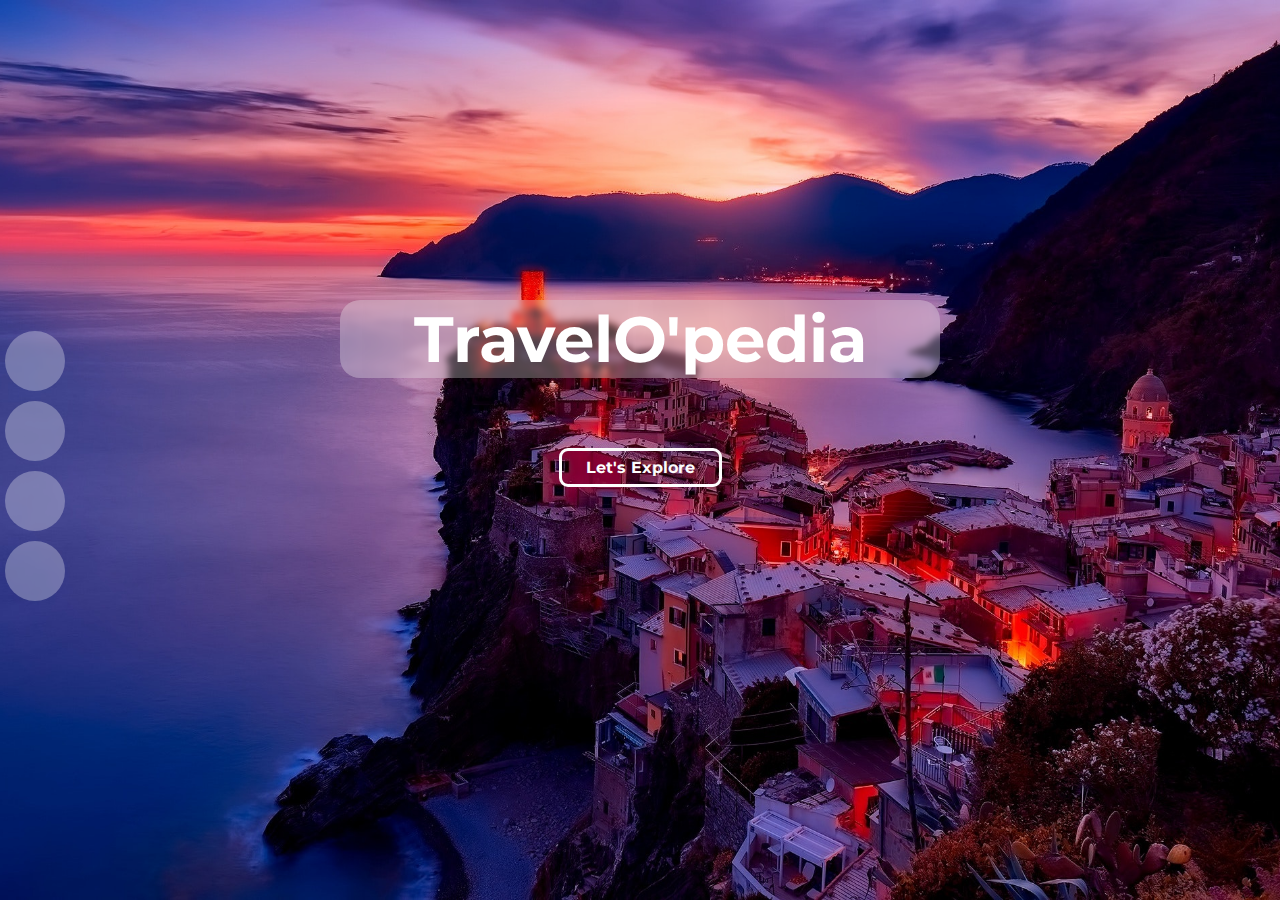
<file: index.html>
<!DOCTYPE html>
<html lang="en">
<head>
    <meta charset="UTF-8">
    <meta http-equiv="X-UA-Compatible" content="IE=edge">
    <meta name="viewport" content="width=device-width, initial-scale=1.0">
    <link rel="stylesheet" href="https://cdnjs.cloudflare.com/ajax/libs/font-awesome/6.3.0/css/all.min.css" integrity="sha512-SzlrxWUlpfuzQ+pcUCosxcglQRNAq/DZjVsC0lE40xsADsfeQoEypE+enwcOiGjk/bSuGGKHEyjSoQ1zVisanQ==" crossorigin="anonymous" referrerpolicy="no-referrer" />
    <title>Welcome!</title>
    <link rel="stylesheet" href="style.css">
</head>
<body>
    <div id="main">
        <ul class="social">
            <li>
                <a href="https://www.facebook.com/"><span>Facebook</span><span><i class="fa-brands fa-facebook-f"></i></span></a>
                <a href="https://twitter.com/"><span>Twitter</span><span><i class="fa-brands fa-twitter"></i></span></a>
                <a href="https://www.instagram.com/"><span>Instagram</span><span><i class="fa-brands fa-instagram"></i></span></a>
                <a href="http://127.0.0.1:5500/front.html"><span>Website</span><span><i class="fa fa-globe"></i></span></a>
            </li>
        </ul>
        <!-- <video autoplay muted loop id="myvideo">
            <source src="videos/rocky.mp4" type="video/mp4">
            Your Browser does not support HTML5 video.
        </video> -->
        <!-- <img class="main-bg"  src="/images/city.jpg" alt="city" srcset=""> -->
    
        <section class="bt1">
            <div class="in1">
                <div class="content">
                    <h1>TravelO'pedia</h1>
                    <a href="front.html" class="btn">Let's Explore</a>
                </div>
            </div>
        </section>
    </div>

</body>
</html>
</file>
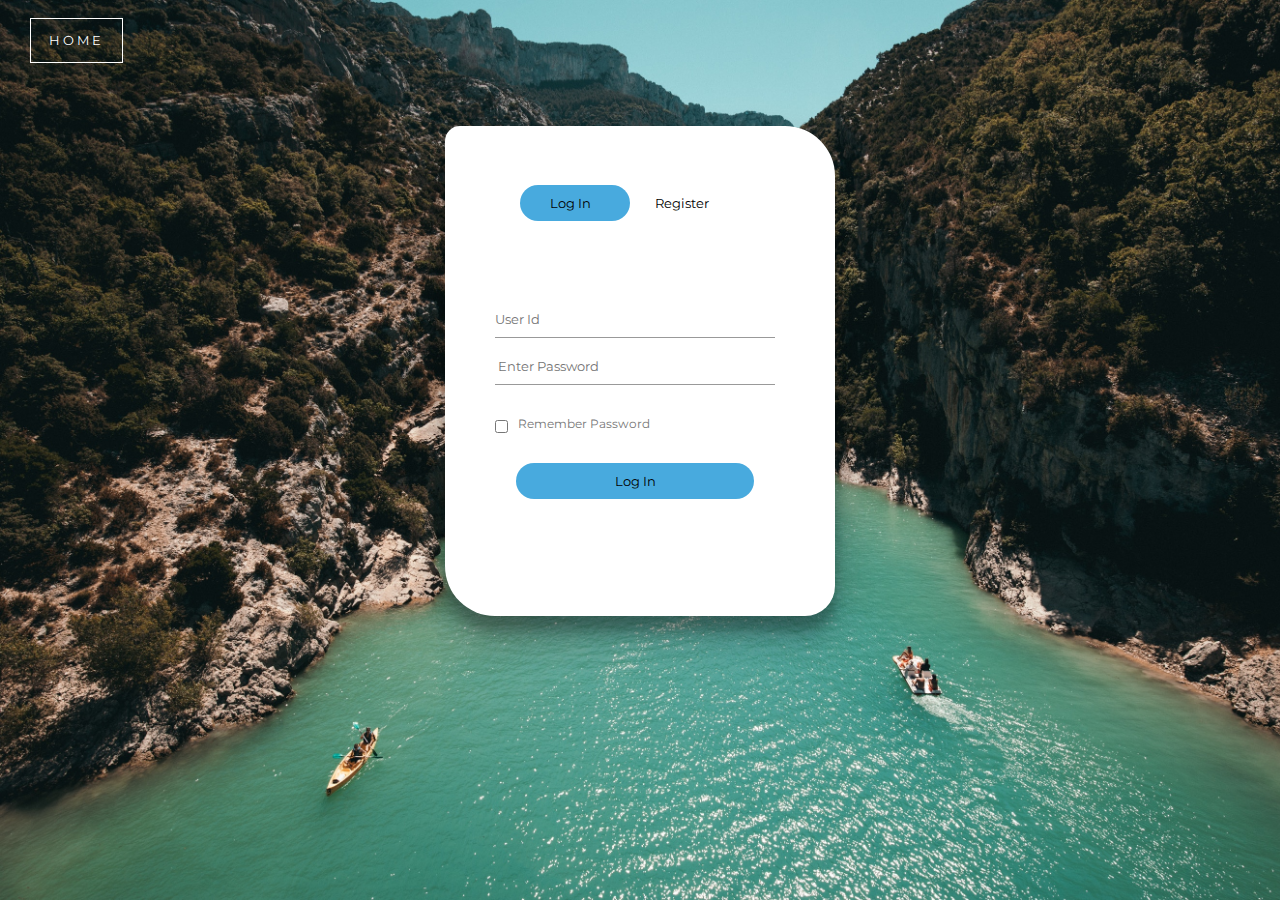
<file: login.html>
<!DOCTYPE html>
<html lang="en">
<head>
    <meta charset="UTF-8">
    <meta http-equiv="X-UA-Compatible" content="IE=edge">
    <meta name="viewport" content="width=device-width, initial-scale=1.0">
    <title>Join Us</title>
    <link rel="stylesheet" href="https://cdnjs.cloudflare.com/ajax/libs/font-awesome/6.3.0/css/all.min.css" integrity="sha512-SzlrxWUlpfuzQ+pcUCosxcglQRNAq/DZjVsC0lE40xsADsfeQoEypE+enwcOiGjk/bSuGGKHEyjSoQ1zVisanQ==" crossorigin="anonymous" referrerpolicy="no-referrer" />
    <link rel="stylesheet" href="http://maxcdn.bootstrapcdn.com/font-awesome/4.2.0/css/font-awesome.min.css">
    <link rel="stylesheet" href="login.css">
</head>
<body>
    <div class="hero">
<!--       <video autoplay muted loop id="myvideo">
        <source src="videos/sea.mp4" type="video/mp4">
        Your Browser does not support HTML5 video.
      </video> -->
        <div class="home-btn">
            <a href="front.html" class="btn">Home</a>
        </div>
        <div class="form-box">
          <br>
            <div class="button-box">
                <div id="btnn"></div>
                <button type="button" class="toggle-btn" onclick="login()">Log In</button>
                <button type="button" class="toggle-btn" onclick="register()">Register</button>
            </div>
            <form class="input-grp" id="login">
                <input type="text" name="" id="" class="input-field" placeholder="User Id" required>
                <input type="text" name="" id="" class="input-field" placeholder=" Enter Password" required>
                <input type="checkbox" class="check-box"><span>Remember Password</span>
                <button type="submit" class="submit-btn">Log In</button>
            </form>
            <form class="input-grp" id="register">
                <input type="text" name="" id="" class="input-field" placeholder="User Id" required>
                <input type="email" name="" id="" class="input-field" placeholder="Email Id" required>
                <input type="text" name="" id="" class="input-field" placeholder="Enter Password" required>
                <input type="checkbox" class="check-box"><span>I agree the T&C.</span>
                <button type="submit" class="submit-btn">Register</button>
            </form>
        </div>
        
    </div>
    <script>
        var x =document.getElementById("login");
        var y =document.getElementById("register");
        var z =document.getElementById("btnn");

        function register() {
            x.style.left="-400px";
            y.style.left="50px";
            z.style.left="110px";

        }
        function login() {
            x.style.left="50px";
            y.style.left="450px";
            z.style.left="0";

        }
    </script>
</body>
</html>
</file>
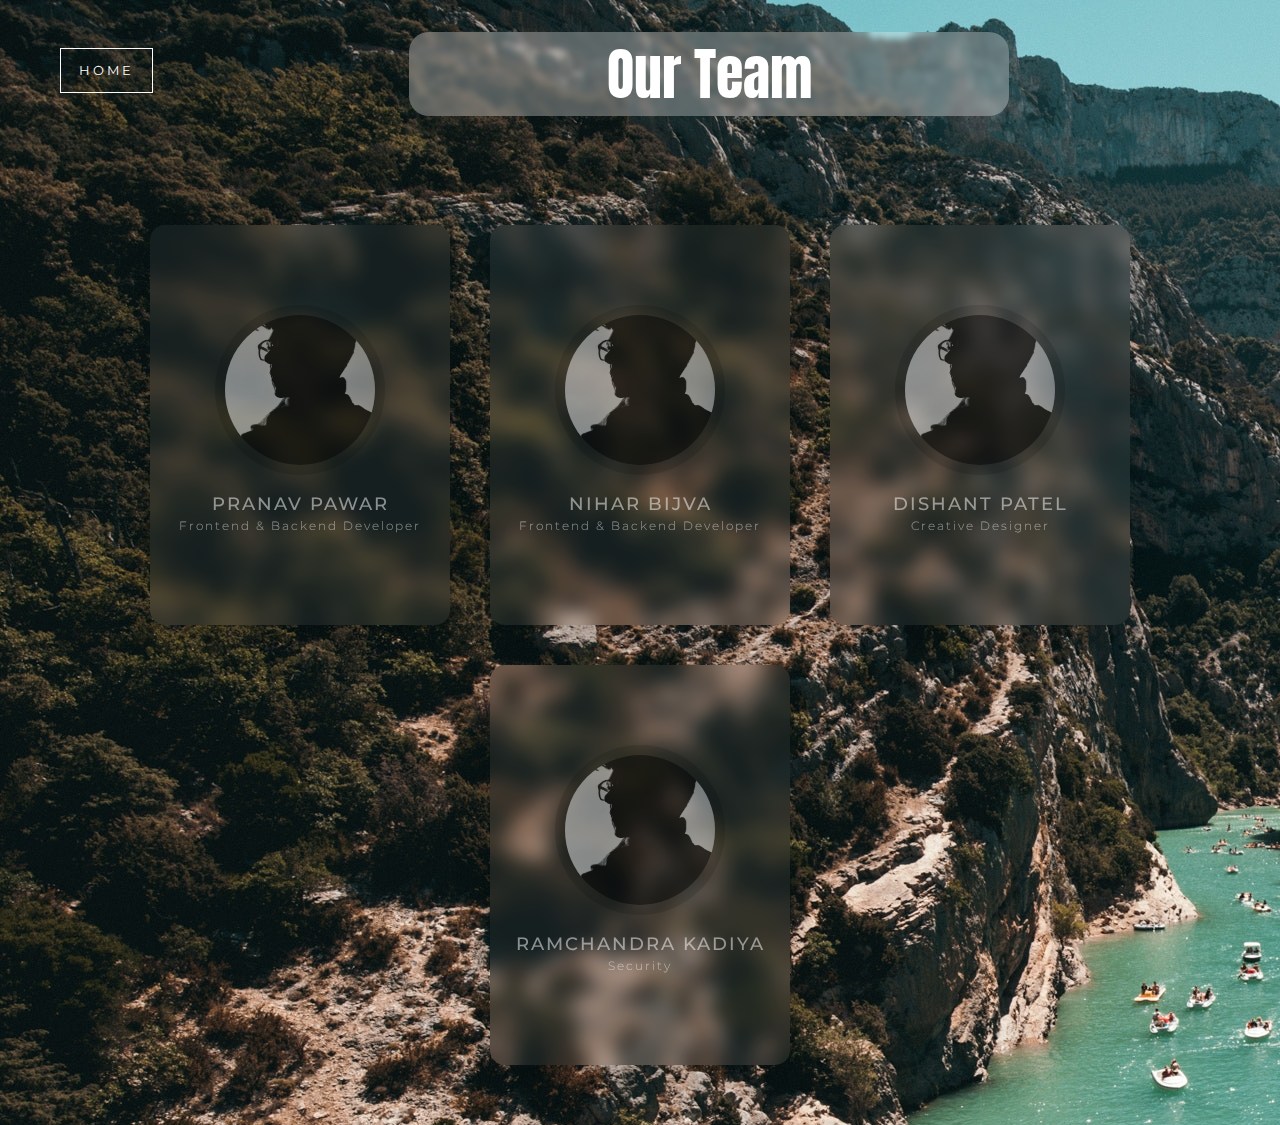
<file: profile.html>
<!DOCTYPE html>
<html lang="en">
<head>
    <meta charset="UTF-8">
    <meta http-equiv="X-UA-Compatible" content="IE=edge">
    <meta name="viewport" content="width=device-width, initial-scale=1.0">
    <link rel="stylesheet" href="https://cdnjs.cloudflare.com/ajax/libs/font-awesome/6.3.0/css/all.min.css" integrity="sha512-SzlrxWUlpfuzQ+pcUCosxcglQRNAq/DZjVsC0lE40xsADsfeQoEypE+enwcOiGjk/bSuGGKHEyjSoQ1zVisanQ==" crossorigin="anonymous" referrerpolicy="no-referrer" />
    <title>Know Us</title>
    <link rel="stylesheet" href="profile.css">
</head>
<body>
    <div class="header">
        <div class="home-btn">
            <a href="front.html" class="btn">Home</a>
        </div>
        <h2 class="heading">Our Team</h2>
    </div>   
    <section>
        <div class="container">
            <div class="card">
                <div class="content">
                    <div class="imgBx"><img src="images/profile.jpg" alt=""></div>
                    <div class="contentBx">
                        <h3>Pranav Pawar<br><span>Frontend & Backend Developer</span></h3>
                    </div>
                </div>
                <ul class="sci">
                    <li style="--i:1">
                        <a href="#"><span><i class="fa-brands fa-instagram"></i></span></a>
                    </li>
                    <li style="--i:2">
                        <a href="https://github.com/pWar07"><span><i class="fa-brands fa-github"></i></span></a>
                    </li>
                    <li style="--i:3">
                        <a href="https://www.linkedin.com/in/pranav-pawar-1b623920a/"><span><i class="fa-brands fa-linkedin"></i></span></a>
                    </li>
                </ul>
            </div>

            <div class="card">
                <div class="content">
                    <div class="imgBx"><img src="images/profile.jpg" alt=""></div>
                    <div class="contentBx">
                        <h3>Nihar Bijva<br><span>Frontend & Backend Developer</span></h3>
                    </div>
                </div>
                <ul class="sci">
                    <li style="--i:1">
                        <a href="#"><span><i class="fa-brands fa-instagram"></i></span></a>
                    </li>
                    <li style="--i:2">
                        <a href="#"><span><i class="fa-brands fa-github"></i></span></a>
                    </li>
                    <li style="--i:3">
                        <a href="#"><span><i class="fa-brands fa-linkedin"></i></span></a>
                    </li>
                </ul>
            </div>

            <div class="card">
                <div class="content">
                    <div class="imgBx"><img src="images/profile.jpg" alt=""></div>
                    <div class="contentBx">
                        <h3>Dishant Patel<br><span>Creative Designer</span></h3>
                    </div>
                </div>
                <ul class="sci">
                    <li style="--i:1">
                        <a href="#"><span><i class="fa-brands fa-instagram"></i></span></a>
                    </li>
                    <li style="--i:2">
                        <a href="#"><span><i class="fa-brands fa-github"></i></span></a>
                    </li>
                    <li style="--i:3">
                        <a href="#"><span><i class="fa-brands fa-linkedin"></i></span></a>
                    </li>
                </ul>
            </div>

            <div class="card">
                <div class="content">
                    <div class="imgBx"><img src="images/profile.jpg" alt=""></div>
                    <div class="contentBx">
                        <h3>Ramchandra Kadiya<br><span>Security</span></h3>
                    </div>
                </div>
                <ul class="sci">
                    <li style="--i:1">
                        <a href="#"><span><i class="fa-brands fa-instagram"></i></span></a>
                    </li>
                    <li style="--i:2">
                        <a href="#"><span><i class="fa-brands fa-github"></i></span></a>
                    </li>
                    <li style="--i:3">
                        <a href="#"><span><i class="fa-brands fa-linkedin"></i></span></a>
                    </li>
                </ul>
            </div>
        </div>
    </section>
    
</body>
</html>
</file>
<file: style.css>
@import url('https://fonts.googleapis.com/css2?family=Montserrat:wght@800&display=swap');
@import url('https://fonts.googleapis.com/css2?family=Montserrat&display=swap');
@import url('https://fonts.googleapis.com/css2?family=Anton&display=swap');

html,
body{
  margin: 0;
  padding: 0;
  width: 100%;
  height: 100%;
  font-family: 'Montserrat', sans-serif;
}

/* #myvideo{
  position: fixed;
  right: 0;
  bottom: 0;
  max-width: 100%;
  height: auto;
  z-index: -1;
} */

#main{
  height: 100vh;
  background: url("images/city.jpg");
  background-size: cover;
  background-position: center center;
}

.bt1{
  width: 100%;
  height: 100%;
  margin: auto;
  top: 0;
  display: table;
  background-size: cover;
  user-select: none;

}

.b1 .in1{
  display: table-cell;
  vertical-align: middle;
  width: 100%;
  max-width: none;
}

.content{
  max-width: 600px;
  margin: auto;
  text-align: center;
  top: 50%;
}

h1{
  margin-top: 50%;
  margin-bottom: 80px;
  font-family: 'Montserrat', sans-serif;
}

.content h1{
  color: #fff;
  font-size: 4rem;
  text-shadow: 0 0 300px #000;
  border-radius: 20px;
  background-color: rgba(255, 255, 255, 0.3);
  backdrop-filter: blur(3px);
}

.content .btn{
  border-radius: 9px;
  color: #fff;
  text-decoration: none;
  border: 3px solid #fff;
  padding: 7px 24px;
  font-weight: bold;
  transition: 0.2s ease;
  font-family: 'Montserrat', sans-serif;
}

.content .btn:hover{
  color: #000000;
  background: #fff;
  transition: 0.2s ease;
}


/*-------Social Handles--------*/


ul.social{
  list-style: none;
  position: fixed;
  top: 50%;
  left: 0;
  transform: translateY(-50%);
  padding-left: 0;

}

ul li{
  margin: 10px 0;
  font-family: 'Montserrat', sans-serif;
}

ul li a{
  text-decoration: none;
  color: #fff;
  height: 60px;
  line-height: 60px;
  display: flex;
  margin: 10px 0;
  font-family: 'Montserrat', sans-serif;
}

ul li a span:nth-child(2){
  width: 60px;
  height: 100%;
  border-radius: 50%;
  display: grid;
  place-items: center;
  font-size: 24px;
  background-color: rgba(255, 255, 255, 0.3);
  backdrop-filter: blur(3px);
}

ul li a span:nth-child(1){
  width: 0px;
  height: 100%;
  font-size: 17px;
  font-weight: 500;
  text-transform: uppercase;
  padding-left: 0;
  letter-spacing: 2px;
  overflow: hidden;
  margin-right: 5px;
  border-radius: 0 50px 50px 0;
  transition: 0.3s ease;
  background-color: rgba(255, 255, 255, 0.3);
  backdrop-filter: blur(3px);
}

ul li a:hover span:nth-child(1){
  width: 180px;
  padding-left: 20px;
}


/* ----- CHANGE THE SCROLL BAR DESIGN ----- */
::-webkit-scrollbar{
  width: 10px;
  border-radius: 25px;
}
::-webkit-scrollbar-track{
  background: #f1f1f1;
}
::-webkit-scrollbar-thumb{
  background: #ccc;
  border-radius: 30px;
}
::-webkit-scrollbar-thumb:hover{
  background: #bbb;
}
</file>
<file: login.css>
@import url('https://fonts.googleapis.com/css2?family=Anton&display=swap');
@import url('https://fonts.googleapis.com/css2?family=Poppins&display=swap');
@import url('https://fonts.googleapis.com/css2?family=Montserrat:wght@600&display=swap');

*{
    margin:0;
    padding:0;
    font-family: 'Montserrat', sans-serif;
}

body {
    background: url(images/river.jpg);
    background-size: cover;
    max-height: 100%;
    background-attachment: fixed;
    background-repeat: no-repeat;
    overflow-x: hidden;
}

.hero{
    height:100%;
    width:100%;
    /* background-image:linear-gradient(rgba(0,0,0,0.4),rgba(0,0,0,0.4)),url(images/img-3.jpg); */
    background-position:center;
    background-size:cover;
    position:absolute;
}

/* #myvideo{
  position: fixed;
  right: 0;
  bottom: 0;
  max-width: 100%;
  height: auto;
  z-index: -1;
} */

.home-btn{
    margin-top: 30px;
    margin-left: 30px;
}


.home-btn .btn {
    border: 1px solid #fff;
    padding: 14px 18px;
    text-transform: uppercase;
    font-family: 'Montserrat', sans-serif;
    font-size: 0.8rem;
    letter-spacing: 3px;
    color: #fff;
    text-decoration: none;
    transition: all 0.2s ease;
}
.home-btn .btn:hover {
    background: #fff;
    color: #000;
}

.form-box{
    width: 380px;
    height: 480px;
    position: relative;
    margin: 6% auto;
    padding: 5px;
    overflow: hidden;
    border-radius: 15px 50px 30px;
    background:#FFF;
    box-shadow: 0 19px 38px rgba(0, 0, 0, 0.30), 0 15px 12px rgba(0, 0, 0, 0.22);

}
.button-box{
    width: 240px;
    margin: 35px auto;
    position: relative;
    box-shadow: 0 0 20px 9x #ff61241f;
    border: 30px;
}
.toggle-btn{
    padding: 10px 30px;
    cursor: pointer;
    background: transparent;
    border: 0;
    outline: none;
    position: relative;
}
#btnn{
    top: 0;
    left: 0;
    position: absolute;
    width: 110px;
    height: 100%;
    background:#48aade;
    border-radius: 30px;
    transition:.5s;
}
.social-icon{
    margin: 30px auto;
    text-align: center;
}
.social-icon img{
    width: 30px;
    margin:0 5px;
    box-shadow: 0 0 20px 0 #7f7f7f3d;
    cursor: pointer;
    border-radius: 50%;
}
.input-grp{
    top: 180px;
    width: 280px;
    position: absolute;
    transition: .5s;
}
.input-field{
    width: 100%;
    padding: 10px 0;
    margin: 5px 0;
    border-left: 0;
    border-top: 0;
    border-right:0;
    border-bottom: 1px solid #999;
    outline: none;
    background: transparent;
}
.submit-btn{
    width: 85%;
    padding: 10px 30px;
    cursor: pointer;
    display: block;
    margin: auto;
    background: #48aade;
    border: 0;
    outline:none;
    border-radius: 30px;
}
.check-box{
    margin: 30px 10px 30px 0;
}
span{
    color: #777;
    font-size: 12px;
    bottom: 68px;
    position: absolute;
}
#login{
    left: 50px;
    top: 170px;
}
#register{
    left: 450px;
    top: 150px;
}

/* ----- CHANGE THE SCROLL BAR DESIGN ----- */
::-webkit-scrollbar{
    width: 10px;
    border-radius: 25px;
}
::-webkit-scrollbar-track{
    background: #f1f1f1;
}
::-webkit-scrollbar-thumb{
    background: #ccc;
    border-radius: 30px;
}
::-webkit-scrollbar-thumb:hover{
    background: #bbb;
}
</file>
<file: profile.css>
@import url('https://fonts.googleapis.com/css2?family=Montserrat&display=swap');
@import url('https://fonts.googleapis.com/css2?family=Anton&display=swap');

*{
    margin: 0;
    padding: 0;
    font-family: 'Montserrat', sans-serif;
    user-select: none;
}

body{
    display: flex;
    justify-content: center;
    align-items: center;
    flex-wrap: wrap;
    /*background: #161623;*/
    background: url("images/river.jpg");
    max-width: 100%;
    min-height: 100vh;
}

.header{
    display: flex;
    justify-content: center;
    width: 100%;
}

.home-btn{
    margin-top: 60px;
    margin-left: 60px;
}

.home-btn .btn {
    border: 1px solid #fff;
    padding: 14px 18px;
    text-transform: uppercase;
    font-family: 'Montserrat', sans-serif;
    font-size: 0.8rem;
    letter-spacing: 3px;
    color: #fff;
    text-decoration: none;
    transition: all 0.2s ease;
}
.home-btn .btn:hover {
    background: #fff;
    color: #000;
}   

h2{
    font-size: 50px;
    color: #fff;
    font-family: 'Anton', sans-serif;
    width: 600px;
    margin-top: 2rem;
    margin-bottom: 3rem;
    display: flex;
    max-width: 600px;
    margin-left: 20%;
    margin-right: auto;
    text-align: center;
    justify-content: center;
    color: rgb(255, 255, 255);
    font-size: 3.5rem;
    font-family: 'Anton', sans-serif;
    font-weight: 80;
    border-radius: 20px;
    background-color: rgba(255, 255, 255, 0.3);
    backdrop-filter: blur(3px);
}

section{
    position: relative;
    top: 1px;
}

/*section::before{
    content: '';
    position: absolute;
    top: 0;
    left: 0;
    width: 100%;
    height: 100%;
    background: linear-gradient(#f00,#f0f);
    clip-path: circle(30% at right 70%);
}

section::after{
    content: '';
    position: absolute;
    top: 0;
    left: 0;
    width: 100%;
    height: 100%;
    background: linear-gradient(#2196f3,#e91e63);
    clip-path: circle(20% at 10% 10%);
}*/

.container{
    position: relative;
    z-index: 1;
    display: flex;
    justify-content: center;
    align-items: center;
    flex-wrap: wrap;
    margin: 40px 0;
}

.container .card{
    position: relative;
    width: 300px;
    height: 400px;
    background: rgba(255, 255, 255, 0.05);
    margin: 20px;
    box-shadow: 0 15px 35px rgba(0, 0, 0, 0.2);
    border-radius: 15px;
    display: flex;
    justify-content: center;
    align-items: center;
    backdrop-filter: blur(10px);
}

.container .card .content{
    position: relative;
    display: flex;
    justify-content: center;
    align-items: center;
    flex-direction: column;
    opacity: 0.5;
    transition: 0.5s;

}

.container .card:hover .content{
    opacity: 1;
    transform: translateY(-20px);
}

.container .card .content .imgBx{
    position: relative;
    width: 150px;
    height: 150px;
    border-radius: 50%;
    overflow: hidden;
    border: 10px solid rgba(0, 0, 0, 0.25);
    
}

.container .card .content .imgBx img{
    position: absolute;
    top: 0;
    left: 0;
    width: 100%;
    height: 100%;
    object-fit: cover;
}

.container .card .content .contentBx h3{
    color: #fff;
    text-transform: uppercase;
    letter-spacing: 2px;
    font-weight: 500;
    font-size: 18px;
    text-align: center;
    margin: 20px 0 10px;
    line-height: 1.1em;
}

.container .card .content .contentBx h3 span{
    font-size: 12px;
    font-weight: 300;
    text-transform: initial;
}

.container .card .sci{
    position: absolute;
    bottom: 50px;
    display: flex;
}

.container .card .sci li{
    list-style: none;
    margin: 0 10px;
    transform: translateY(40px);
    transition: 0.5s;
    opacity: 0;
    transition-delay: calc(0.1s * var(--i));
}

.container .card:hover .sci li{
    transform: translateY(0px);
    opacity: 1;
}

.container .card .sci li a{
    color: #fff;
    font-size: 24px;
}

/* ----- CHANGE THE SCROLL BAR DESIGN ----- */
::-webkit-scrollbar{
    width: 10px;
    border-radius: 25px;
}
::-webkit-scrollbar-track{
    background: #f1f1f1;
}
::-webkit-scrollbar-thumb{
    background: #ccc;
    border-radius: 30px;
}
::-webkit-scrollbar-thumb:hover{
    background: #bbb;
}
</file>
